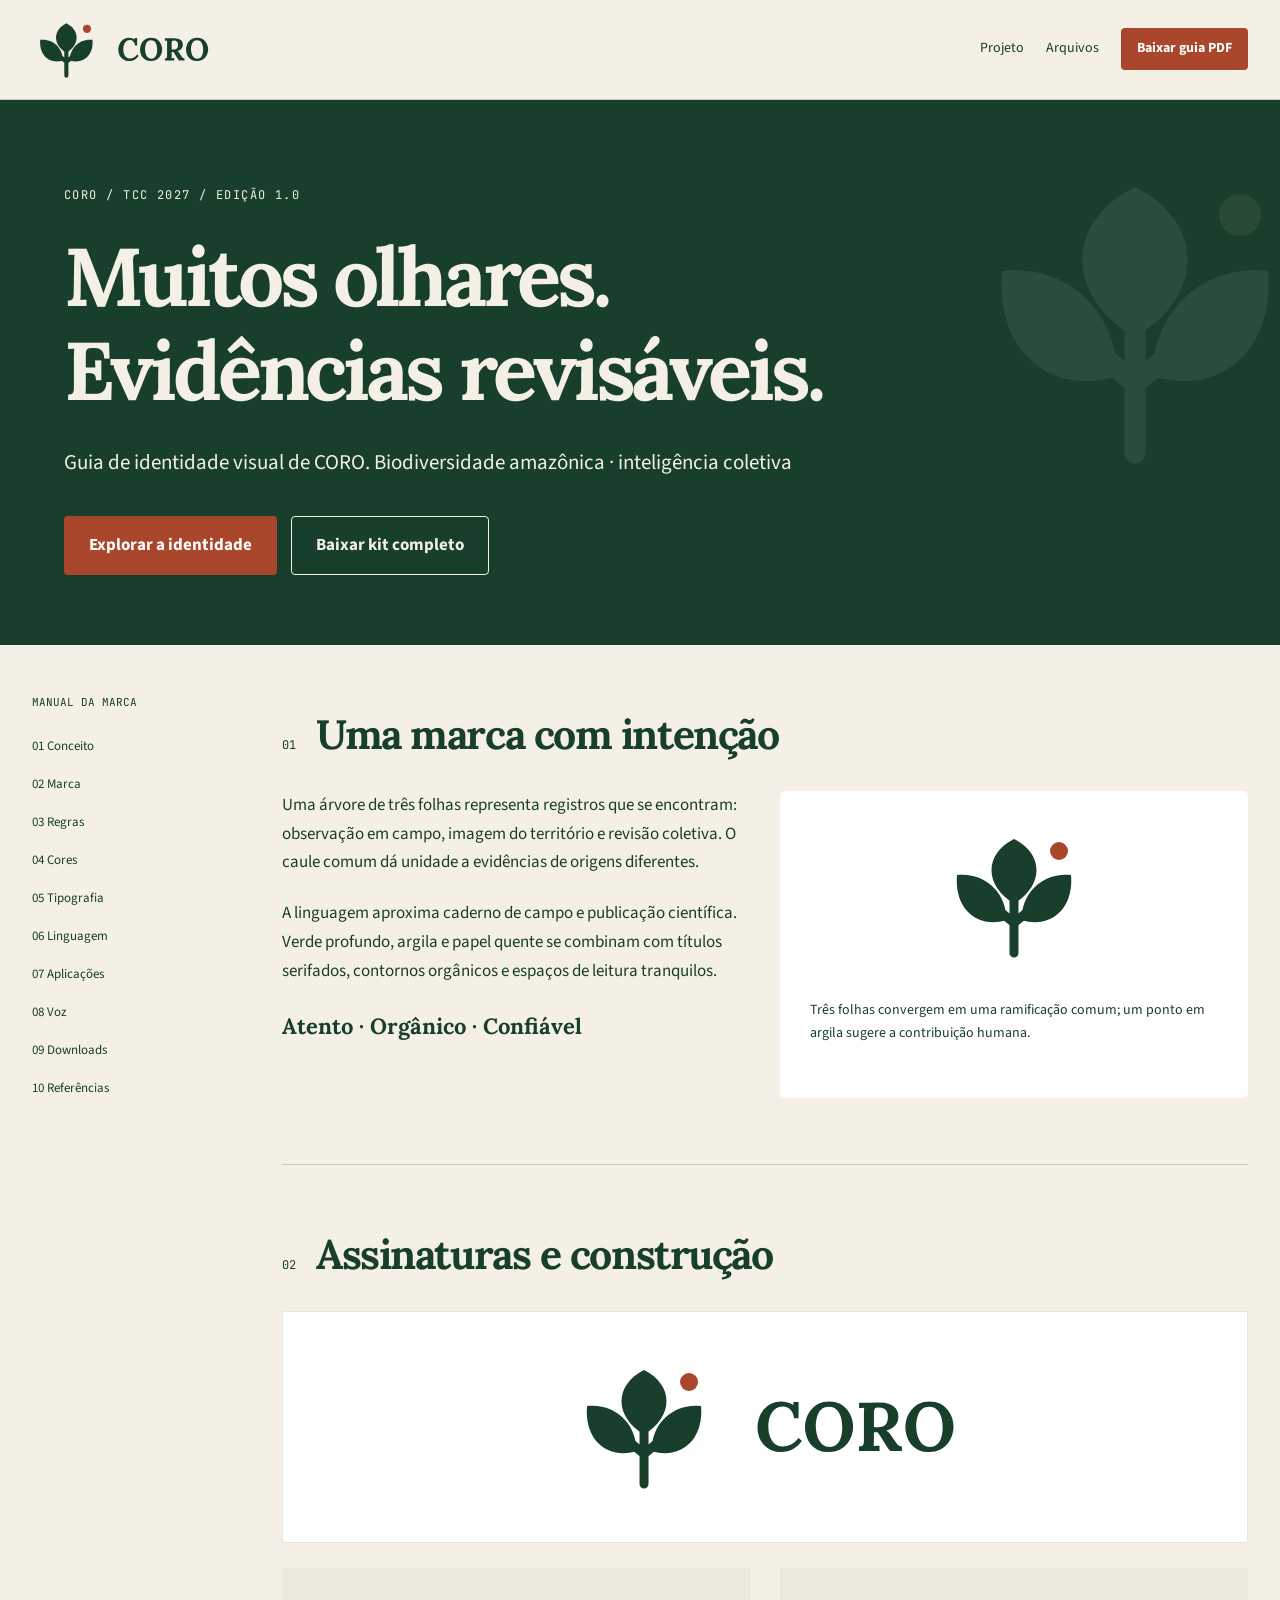
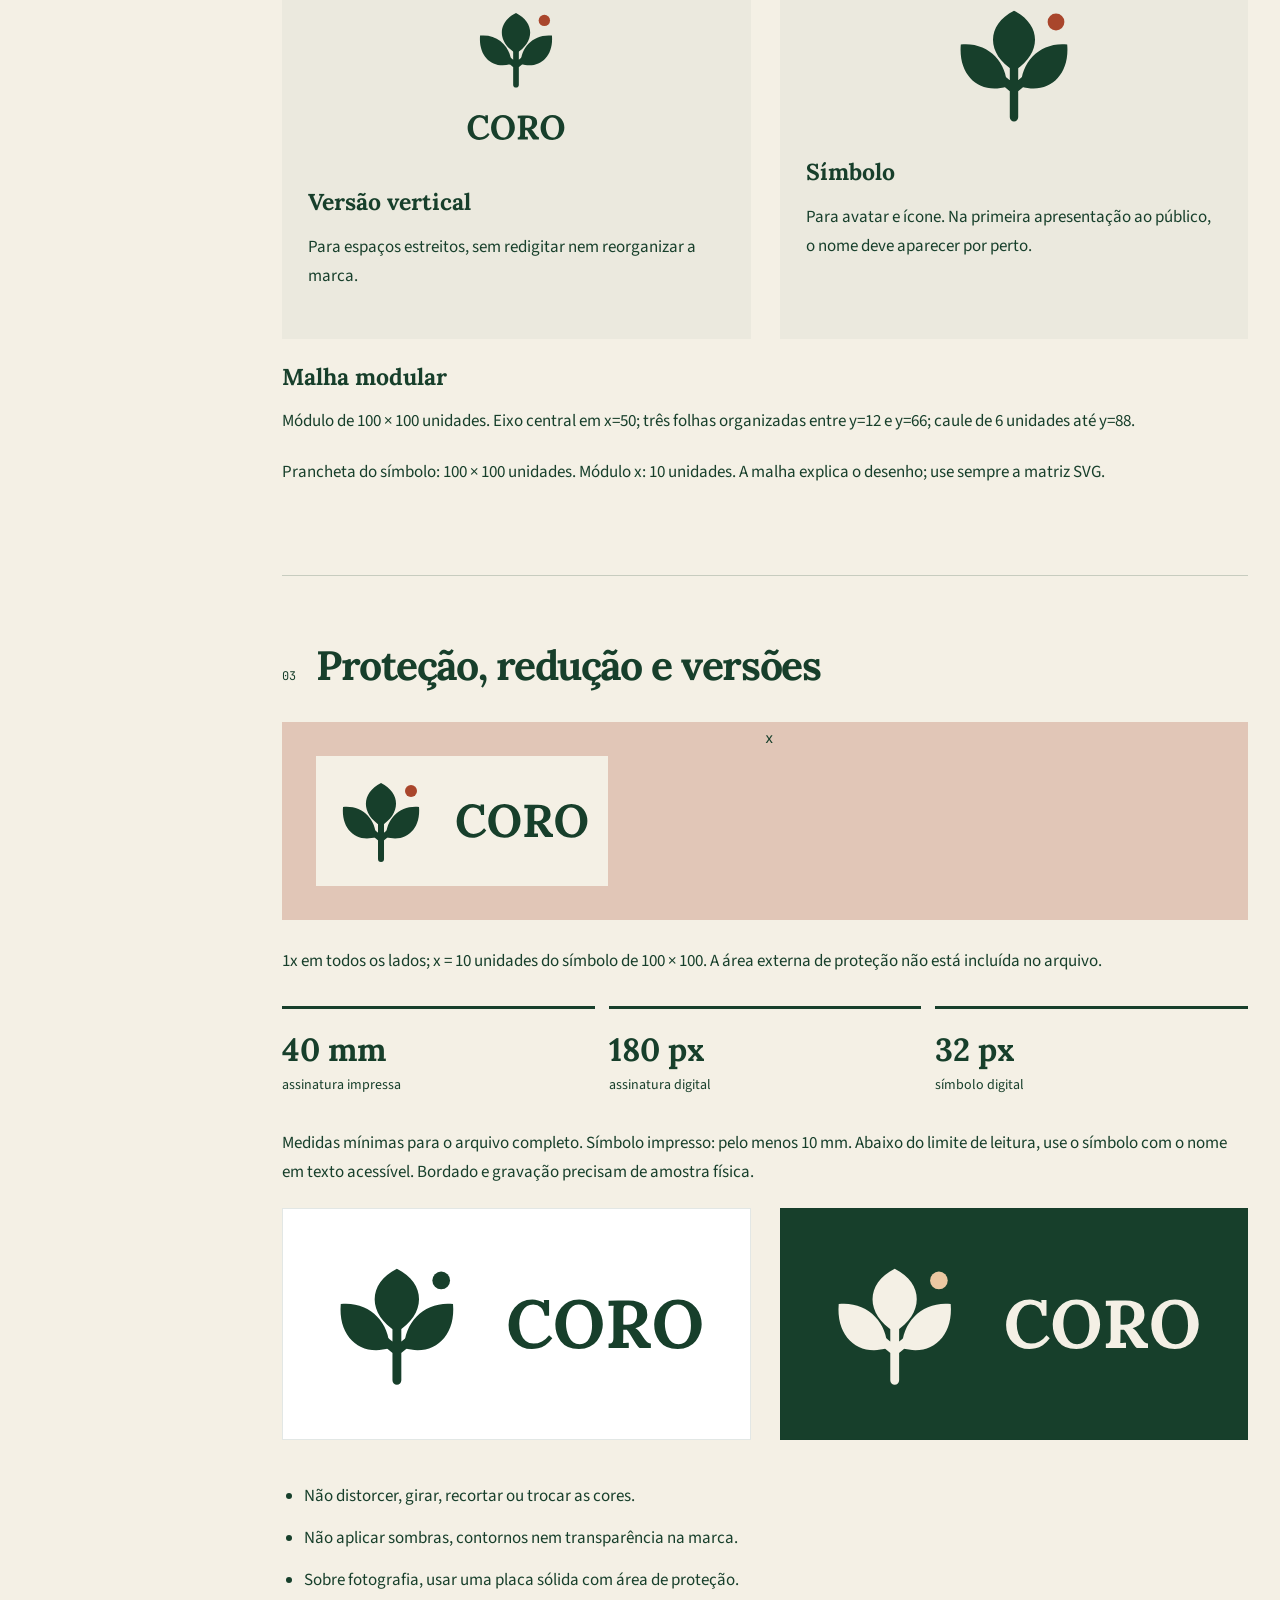
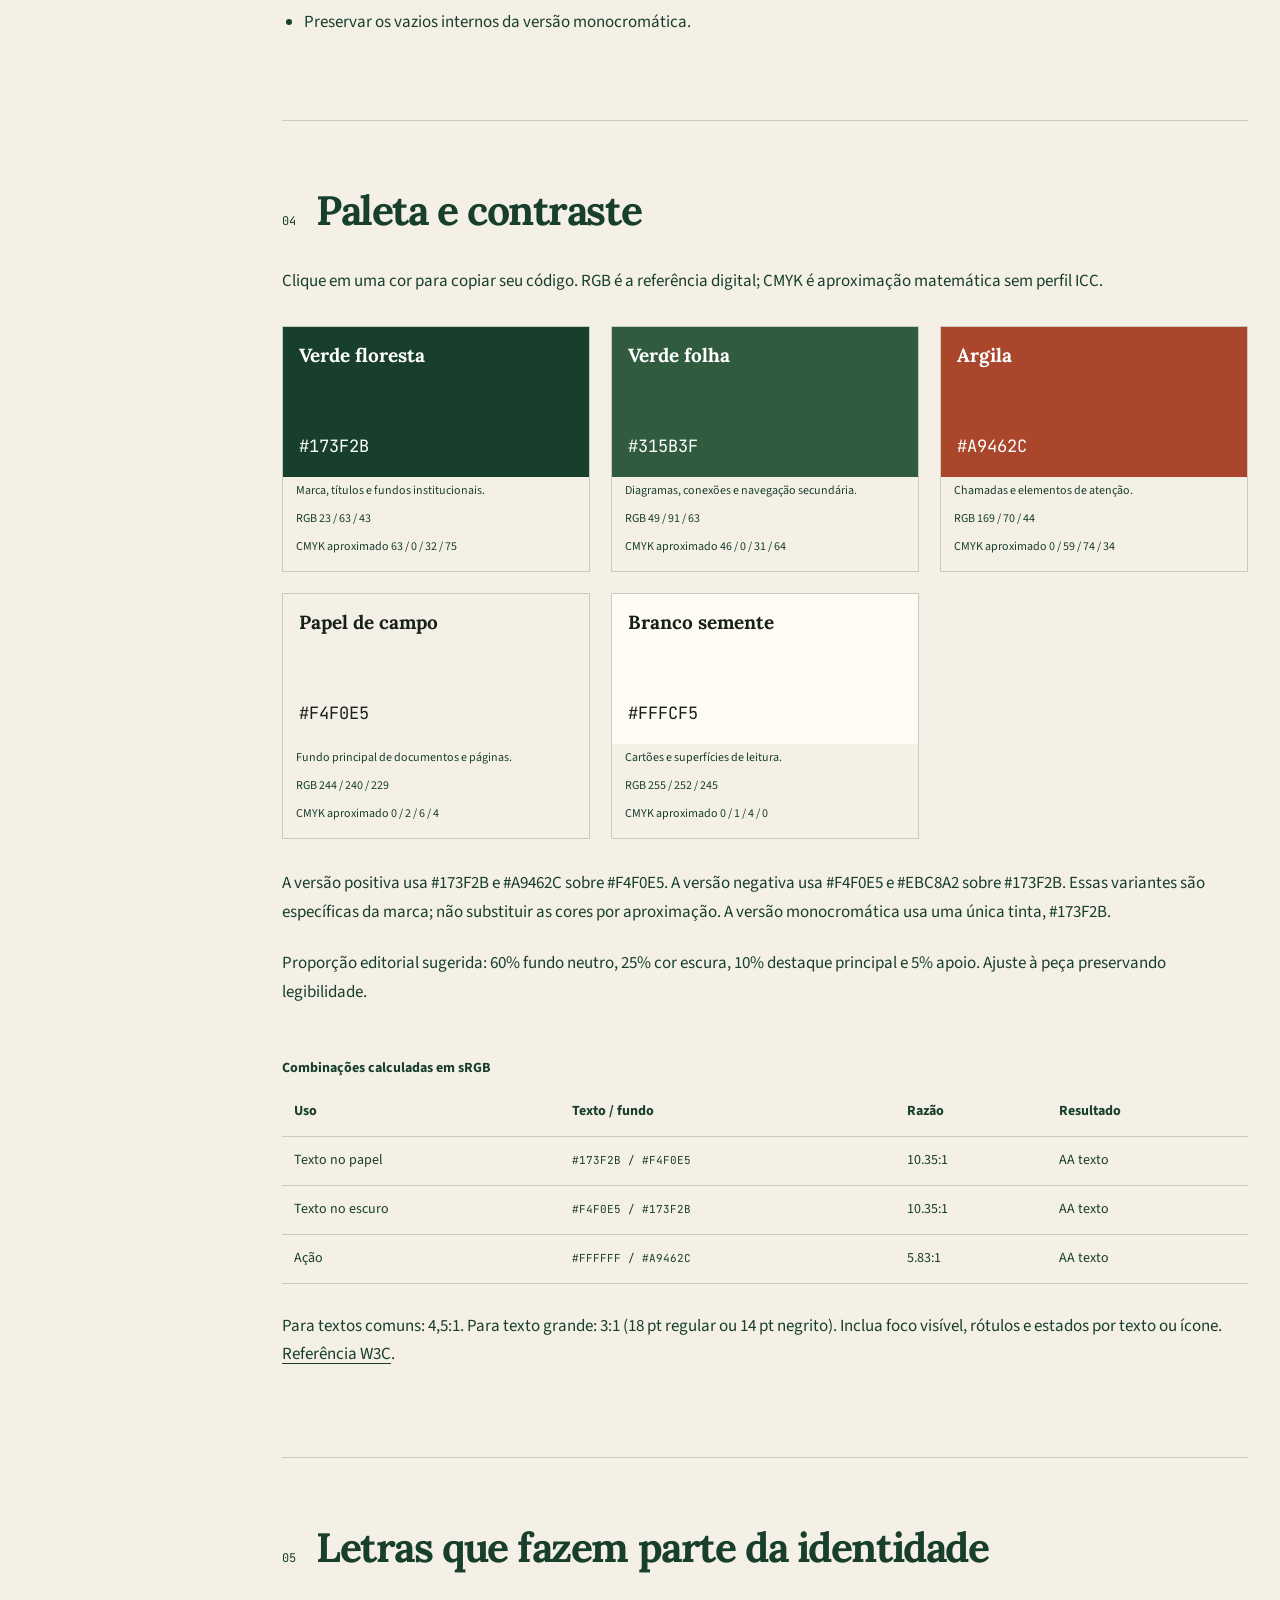
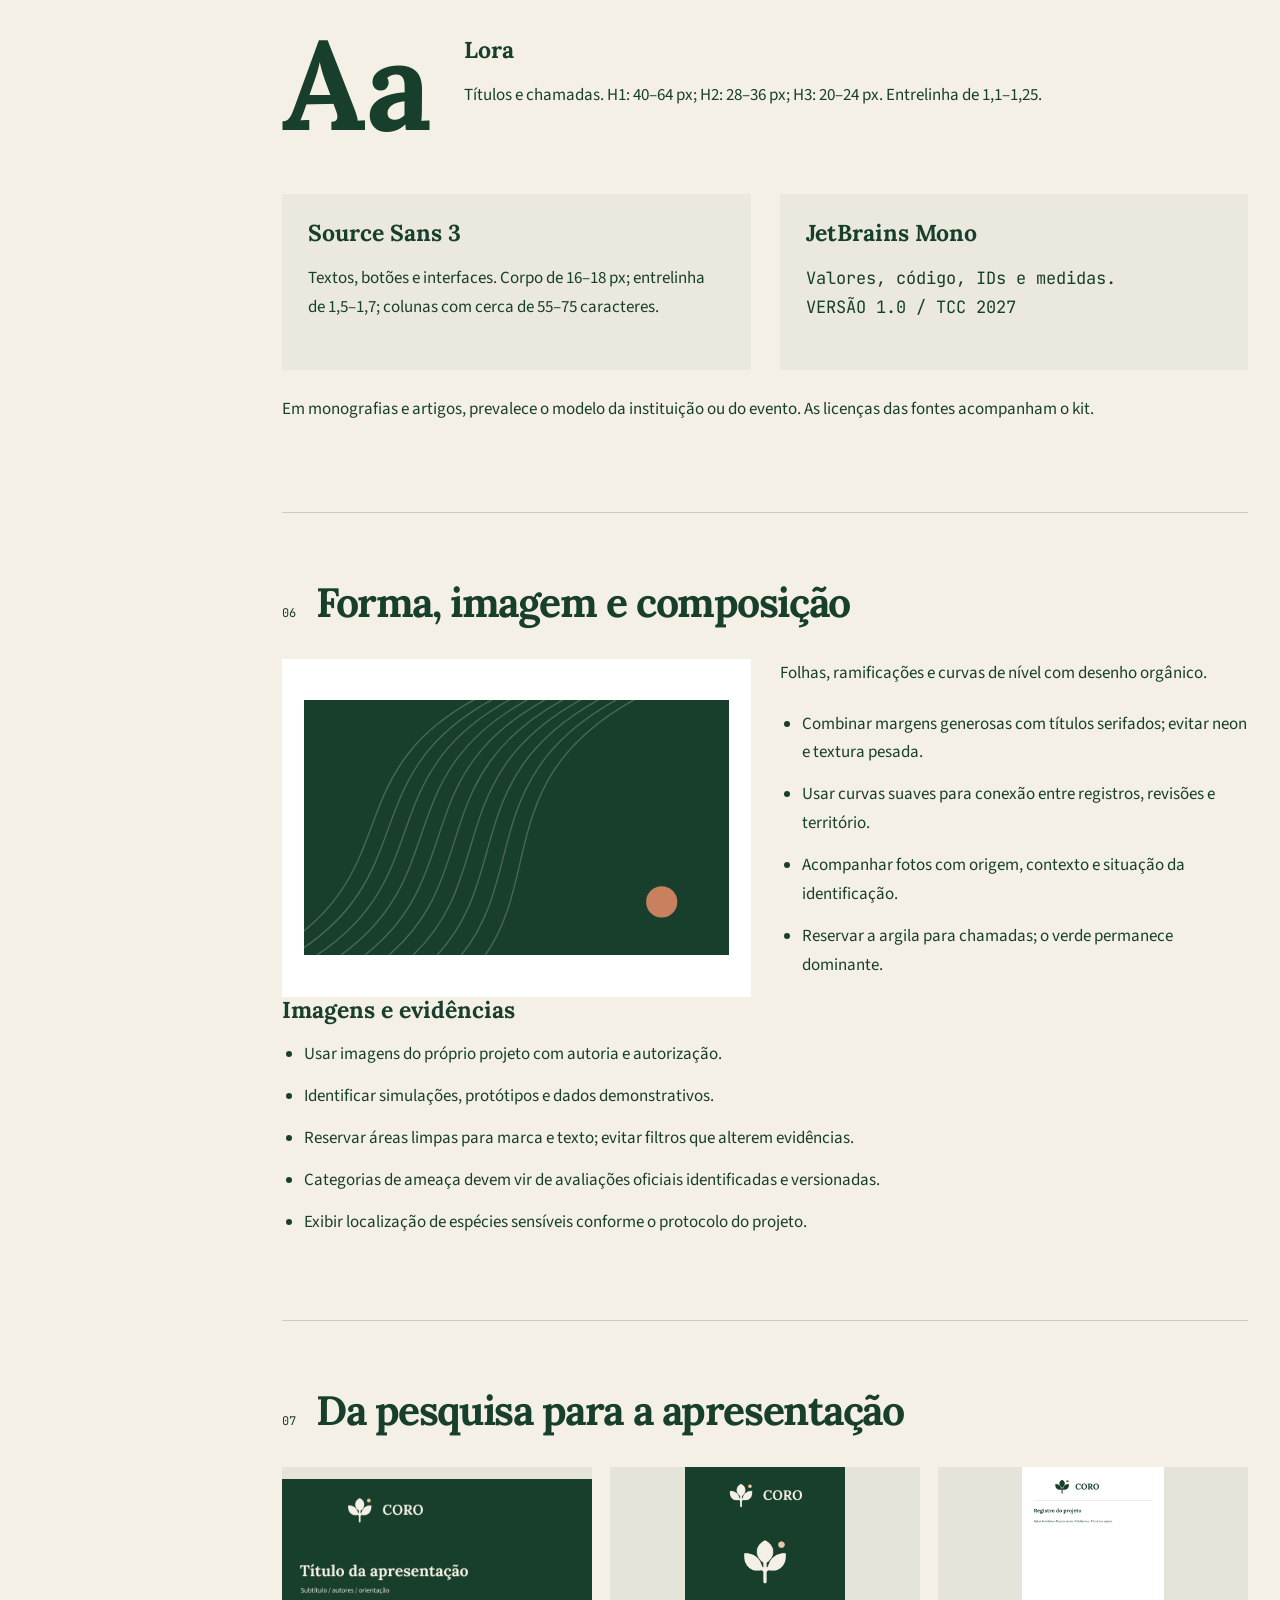
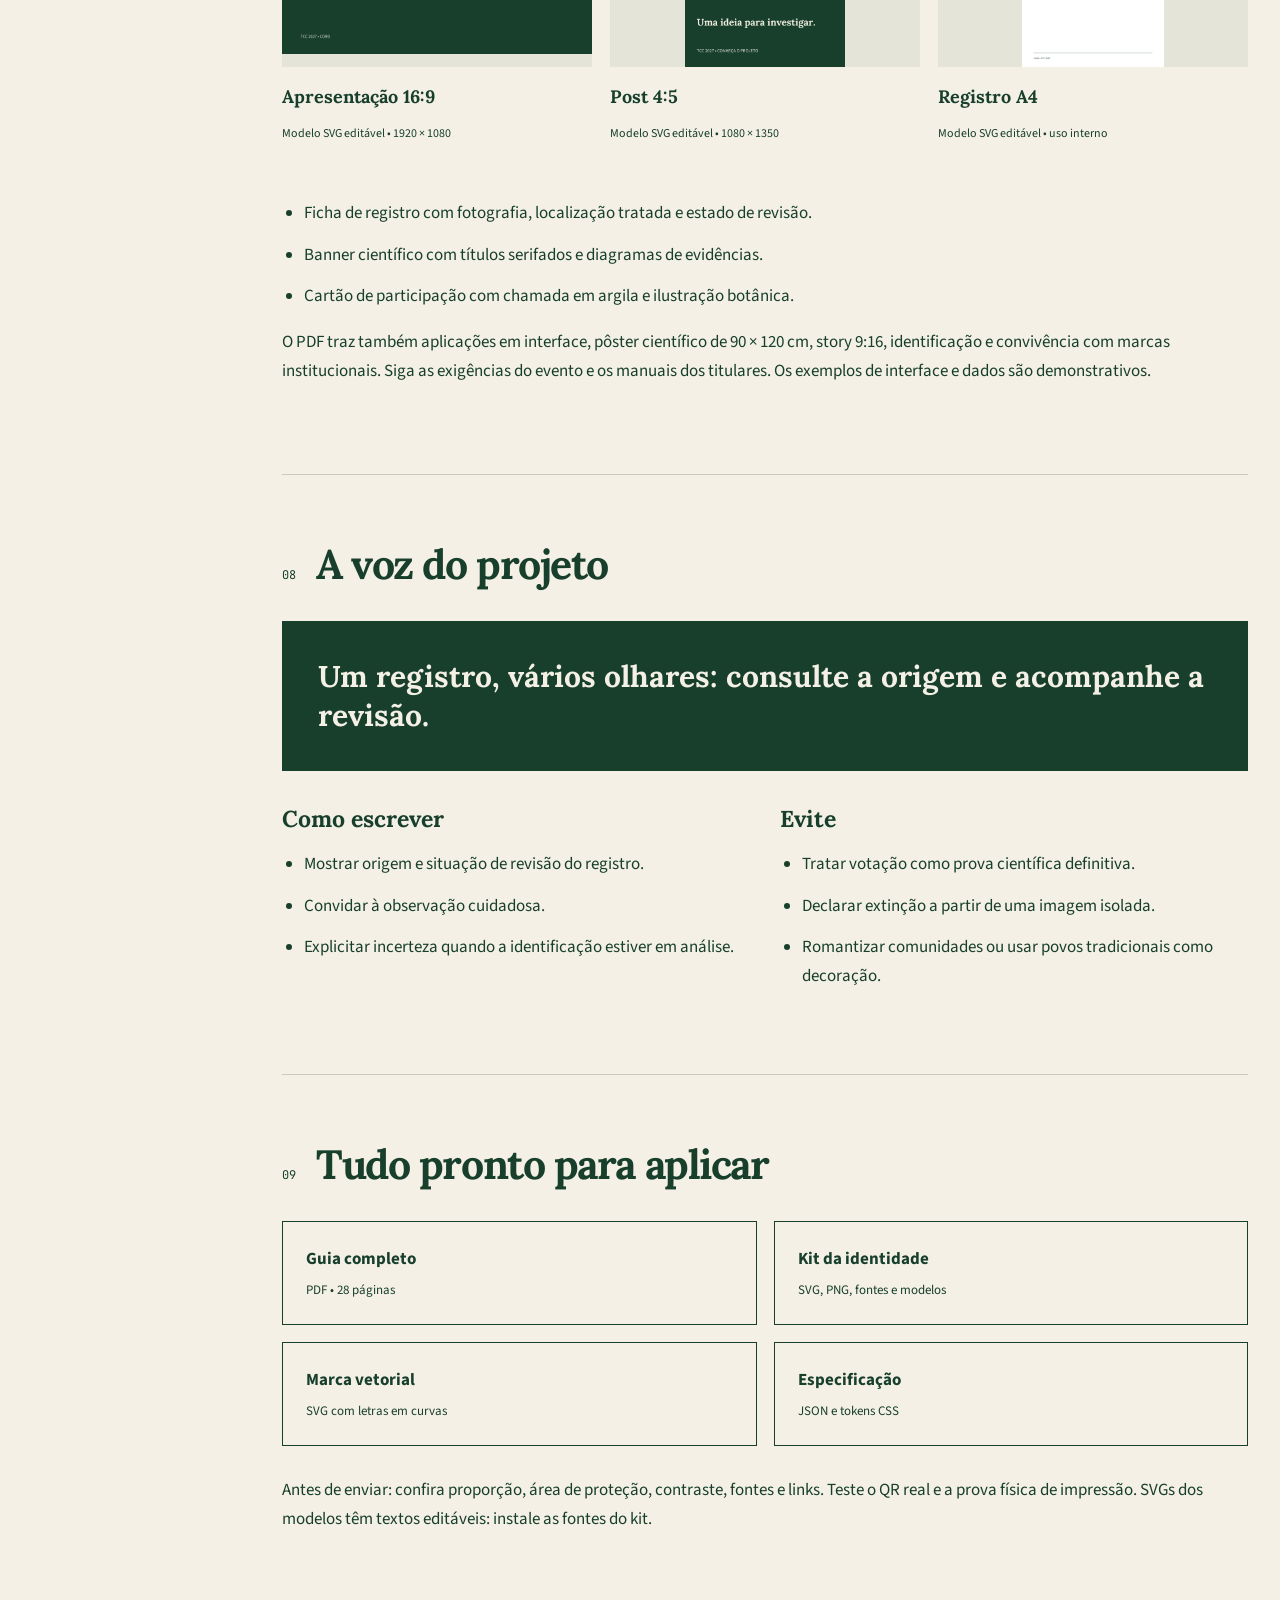
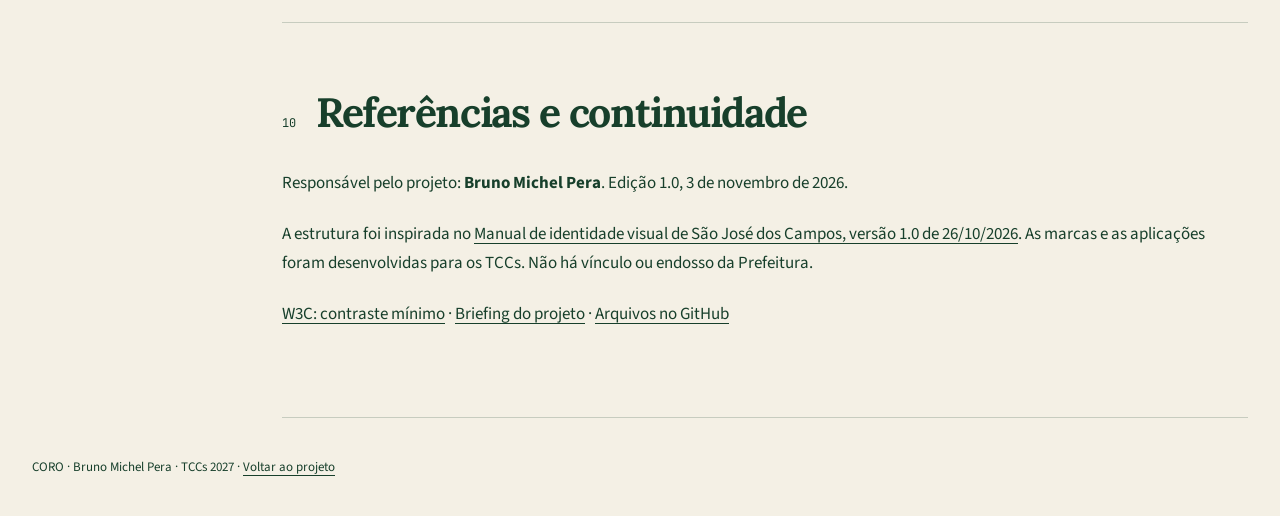
<file: identidade-visual/index.html>
<!doctype html><html lang="pt-BR"><head><meta charset="utf-8"><meta name="viewport" content="width=device-width,initial-scale=1"><meta name="description" content="Manual de identidade visual de CORO: marca, cores, tipografia, regras e aplicações. TCC 2027."><meta name="theme-color" content="#173F2B"><title>CORO • Identidade visual 2027</title><link rel="icon" type="image/svg+xml" href="assets/simbolo.svg"><style>@font-face{font-family:iv-display;font-style:normal;font-weight:400;font-display:swap;src:url("fontes/lora-regular.ttf") format("truetype")}@font-face{font-family:iv-display;font-style:normal;font-weight:700;font-display:swap;src:url("fontes/lora-bold.ttf") format("truetype")}@font-face{font-family:iv-body;font-style:normal;font-weight:400;font-display:swap;src:url("fontes/source-sans-3-regular.ttf") format("truetype")}@font-face{font-family:iv-body;font-style:normal;font-weight:700;font-display:swap;src:url("fontes/source-sans-3-bold.ttf") format("truetype")}@font-face{font-family:iv-mono;font-style:normal;font-weight:400;font-display:swap;src:url("fontes/jetbrains-mono-regular.ttf") format("truetype")}:root{--paper:#F4F0E5;--dark:#173F2B;--accent:#A9462C;--second:#315B3F;--action:#FFFFFF;}
*{box-sizing:border-box}html{scroll-behavior:smooth;scroll-padding-top:90px}body{margin:0;color:var(--dark);background:var(--paper);font:17px/1.7 iv-body,Arial,sans-serif}a{color:inherit;text-underline-offset:4px}img{max-width:100%;display:block}button{font:inherit}a:focus-visible,button:focus-visible{outline:3px solid currentColor;outline-offset:5px}::selection{background:var(--accent);color:var(--action)}h1,h2,h3{font-family:iv-display,Arial,sans-serif;line-height:1.15}h1{font-size:clamp(42px,6.4vw,86px);letter-spacing:-.05em;margin:20px 0 28px;max-width:900px}h2{font-size:clamp(28px,3.2vw,42px);margin:0;letter-spacing:-.035em}h3{font-size:23px;margin:0 0 17px}p{margin:0 0 22px}ul{padding-left:22px}li{margin:0 0 13px}.mono,code{font-family:iv-mono,monospace}.skip{position:absolute;left:16px;top:-70px;padding:9px 17px;background:var(--paper);z-index:100}.skip:focus{top:12px}header{position:sticky;top:0;z-index:20;background:var(--paper);border-bottom:1px solid color-mix(in srgb,var(--dark) 20%,transparent)}.topbar{max-width:1280px;margin:auto;display:flex;align-items:center;justify-content:space-between;gap:22px;padding:15px 32px}.topbar img{width:180px;height:auto}.topbar nav{display:flex;gap:22px;align-items:center;font-size:14px}.topbar a{text-decoration:none}.topbar .button{padding:8px 15px}.button{display:inline-flex;align-items:center;justify-content:center;text-decoration:none;font-weight:700;background:var(--accent);color:var(--action);padding:14px 24px;border-radius:4px;border:1px solid transparent}.button.secondary{background:transparent;color:inherit;border-color:currentColor}.hero{background:var(--dark);color:var(--paper);padding:80px max(32px,calc((100vw - 1152px)/2)) 70px;position:relative;overflow:hidden}.hero .kicker{font:12px iv-mono,monospace;letter-spacing:.12em}.hero p{font-size:21px;max-width:770px}.hero .actions{display:flex;flex-wrap:wrap;gap:14px;margin-top:35px}.hero-mark{position:absolute;right:-30px;top:45px;width:350px;opacity:.08;pointer-events:none}.layout{max-width:1280px;margin:0 auto;display:grid;grid-template-columns:205px minmax(0,1fr);gap:45px;padding:0 32px}.toc{position:sticky;top:100px;height:calc(100vh - 125px);overflow:auto;padding:50px 0}.toc a{display:block;text-decoration:none;padding:8px 0;font-size:13px}.toc b{font:11px iv-mono,monospace;display:block;margin-bottom:18px}.section{padding:66px 0;border-bottom:1px solid color-mix(in srgb,var(--dark) 20%,transparent);scroll-margin-top:25px}.section-head{display:flex;gap:20px;align-items:baseline;margin-bottom:33px}.section-head>span{font:12px iv-mono,monospace}.two{display:grid;grid-template-columns:1fr 1fr;gap:29px}.traits{font-family:iv-display;font-size:22px;font-weight:700}.symbol-board{padding:30px;background:#fff;border-radius:5px}.symbol-board img{width:150px;margin:0 auto 28px}.symbol-board p{font-size:14px}.logo-stage{background:#fff;padding:40px;margin-bottom:25px;min-height:170px;display:flex;align-items:center;justify-content:center;border:1px solid color-mix(in srgb,var(--dark) 12%,transparent)}.logo-stage img{width:100%;height:150px;object-fit:contain}.logo-stage.inverse{background:var(--dark)}.card{padding:26px;background:color-mix(in srgb,var(--dark) 4%,var(--paper));margin-bottom:25px}.card img{height:170px;object-fit:contain;width:100%;margin-bottom:25px}.card img.symbol{height:140px}.protection{padding:34px;background:color-mix(in srgb,var(--accent) 25%,var(--paper));margin-bottom:27px;position:relative}.protection img{background:var(--paper);padding:15px}.protection>span{position:absolute;top:7px;left:50%;font:14px iv-mono}.metrics{display:grid;grid-template-columns:repeat(3,1fr);gap:14px;margin:30px 0}.metrics article{border-top:3px solid var(--dark);padding-top:20px}.metrics strong{font:700 32px iv-display;display:block}.metrics span{font-size:14px}.palette{display:grid;grid-template-columns:repeat(3,1fr);gap:21px;margin:30px 0}.swatch{text-align:left;border:1px solid color-mix(in srgb,var(--dark) 20%,transparent);background:transparent;padding:0;color:var(--dark);cursor:pointer}.swatch>span{display:flex;min-height:150px;flex-direction:column;justify-content:space-between;padding:16px}.swatch b{font:700 19px iv-display}.swatch small{display:block;padding:5px 13px;font-size:12px;line-height:1.5}.swatch small:last-child{padding-bottom:15px}.contrast-table{overflow:auto}table{width:100%;border-collapse:collapse;font-size:14px;text-align:left;margin:28px 0}th,td{padding:12px;border-bottom:1px solid color-mix(in srgb,var(--dark) 20%,transparent)}caption{text-align:left;font-weight:700;margin-bottom:8px}td code{white-space:nowrap;font-size:11px}.type-sample{display:flex;gap:32px;align-items:center;margin-bottom:30px}.type-sample>span{font:700 125px iv-display}.pattern{background:#fff;display:grid;place-items:center;min-height:270px;padding:22px}.pattern img{width:100%;height:260px;object-fit:contain}.application-grid{display:grid;grid-template-columns:1fr 1fr 1fr;gap:18px;margin-bottom:32px}.application{text-decoration:none;display:block}.application img{height:200px;width:100%;object-fit:contain;background:color-mix(in srgb,var(--dark) 7%,var(--paper));margin-bottom:20px}.application h3{font-size:18px}.application p{font-size:12px}blockquote{font:700 30px/1.3 iv-display;margin:0 0 35px;background:var(--dark);color:var(--paper);padding:36px}.download-grid{display:grid;grid-template-columns:1fr 1fr;gap:17px;margin-bottom:30px}.download{border:1px solid var(--dark);padding:23px;text-decoration:none}.download:hover{background:var(--dark);color:var(--paper)}.download strong,.download span{display:block}.download span{font-size:13px;margin-top:5px}footer{max-width:1280px;margin:auto;padding:38px 32px;font-size:13px}.toast{position:fixed;bottom:25px;left:50%;transform:translateX(-50%);padding:13px 23px;border-radius:4px;background:var(--dark);color:var(--paper);box-shadow:0 5px 25px #0003;z-index:50}.toast:empty{display:none}@media(max-width:1000px){.layout{grid-template-columns:150px minmax(0,1fr);gap:26px}.palette{grid-template-columns:1fr 1fr}.topbar nav{gap:12px}.topbar nav>a:first-child{display:none}.two{gap:20px}.hero{padding-top:60px}}@media(max-width:760px){body{font-size:16px}.topbar{padding:12px 18px}.topbar img{width:40px;height:40px;object-fit:contain}.topbar nav{font-size:12px}.topbar nav>a:nth-child(2){display:none}.hero{padding:48px 22px}.hero p{font-size:18px}.layout{display:block;padding:0 22px}.toc{position:static;height:auto;display:flex;gap:18px;overflow:auto;padding:20px 0;border-bottom:1px solid}.toc b{display:none}.toc a{white-space:nowrap;font-size:12px}.section{padding:43px 0}.two{grid-template-columns:1fr}.palette{gap:12px}.metrics strong{font-size:25px}.metrics span{font-size:12px}.logo-stage{padding:25px;min-height:125px}.application-grid{grid-template-columns:1fr}.application img{height:240px}.download-grid{grid-template-columns:1fr}.type-sample{display:block}.type-sample>span{font-size:90px}.section-head{gap:12px}blockquote{font-size:25px;padding:27px}.hero-mark{width:250px}.protection{padding:26px}}@media(prefers-reduced-motion:reduce){html{scroll-behavior:auto}}@media print{header,.toc,.actions,.download-grid,footer{display:none}.layout{display:block;padding:0}.hero{padding:25px}.section{break-inside:avoid;padding:25px 0}body{font-size:11pt}.section h2{font-size:22pt}.palette{grid-template-columns:repeat(3,1fr)}}
</style></head><body><a class="skip" href="#conceito">Pular para o conteúdo</a><header><div class="topbar"><a href="../index.html" aria-label="Voltar ao projeto"><picture><source media="(max-width:760px)" srcset="assets/simbolo.svg"><img src="assets/marca-horizontal.svg" alt="CORO"></picture></a><nav aria-label="Ações principais"><a href="../index.html">Projeto</a><a href="#arquivos">Arquivos</a><a class="button" href="guia-identidade-visual.pdf">Baixar guia PDF</a></nav></div></header><main><div class="hero"><img class="hero-mark" src="assets/simbolo-negativo.svg" alt=""><span class="kicker">CORO / TCC 2027 / EDIÇÃO 1.0</span><h1>Muitos olhares. Evidências revisáveis.</h1><p>Guia de identidade visual de CORO. Biodiversidade amazônica · inteligência coletiva</p><div class="actions"><a class="button" href="#conceito">Explorar a identidade</a><a class="button secondary" href="kit-identidade-visual.zip" download>Baixar kit completo</a></div></div><div class="layout"><aside class="toc" aria-label="Índice do manual"><b>MANUAL DA MARCA</b><a href="#conceito">01 Conceito</a><a href="#marca">02 Marca</a><a href="#regras">03 Regras</a><a href="#cores">04 Cores</a><a href="#tipografia">05 Tipografia</a><a href="#linguagem">06 Linguagem</a><a href="#aplicacoes">07 Aplicações</a><a href="#voz">08 Voz</a><a href="#arquivos">09 Downloads</a><a href="#referencias">10 Referências</a></aside><div><section id="conceito" class="section "><div class="section-head"><span>01</span><h2>Uma marca com intenção</h2></div><div class="two"><div><p>Uma árvore de três folhas representa registros que se encontram: observação em campo, imagem do território e revisão coletiva. O caule comum dá unidade a evidências de origens diferentes.</p><p>A linguagem aproxima caderno de campo e publicação científica. Verde profundo, argila e papel quente se combinam com títulos serifados, contornos orgânicos e espaços de leitura tranquilos.</p><p class="traits">Atento · Orgânico · Confiável</p></div><div class="symbol-board"><img src="assets/simbolo.svg" alt="Símbolo de CORO"><p>Três folhas convergem em uma ramificação comum; um ponto em argila sugere a contribuição humana.</p></div></div></section><section id="marca" class="section "><div class="section-head"><span>02</span><h2>Assinaturas e construção</h2></div><div class="logo-stage"><img src="assets/marca-horizontal.svg" alt="Marca principal CORO"></div><div class="two"><div class="card"><img class="vertical" src="assets/marca-vertical.svg" alt="Assinatura vertical"><h3>Versão vertical</h3><p>Para espaços estreitos, sem redigitar nem reorganizar a marca.</p></div><div class="card"><img class="symbol" src="assets/simbolo.svg" alt="Símbolo isolado"><h3>Símbolo</h3><p>Para avatar e ícone. Na primeira apresentação ao público, o nome deve aparecer por perto.</p></div></div><h3>Malha modular</h3><p>Módulo de 100 × 100 unidades. Eixo central em x=50; três folhas organizadas entre y=12 e y=66; caule de 6 unidades até y=88.</p><p>Prancheta do símbolo: 100 × 100 unidades. Módulo x: 10 unidades. A malha explica o desenho; use sempre a matriz SVG.</p></section><section id="regras" class="section "><div class="section-head"><span>03</span><h2>Proteção, redução e versões</h2></div><div class="protection"><span>x</span><img src="assets/marca-horizontal.svg" alt="Área livre em volta da marca"></div><p>1x em todos os lados; x = 10 unidades do símbolo de 100 × 100. A área externa de proteção não está incluída no arquivo.</p><div class="metrics"><article><strong>40 mm</strong><span>assinatura impressa</span></article><article><strong>180 px</strong><span>assinatura digital</span></article><article><strong>32 px</strong><span>símbolo digital</span></article></div><p>Medidas mínimas para o arquivo completo. Símbolo impresso: pelo menos 10 mm. Abaixo do limite de leitura, use o símbolo com o nome em texto acessível. Bordado e gravação precisam de amostra física.</p><div class="two"><div class="logo-stage"><img src="assets/marca-monocromatica.svg" alt="Marca monocromática"></div><div class="logo-stage inverse"><img src="assets/marca-negativa.svg" alt="Marca negativa"></div></div><ul><li>Não distorcer, girar, recortar ou trocar as cores.</li><li>Não aplicar sombras, contornos nem transparência na marca.</li><li>Sobre fotografia, usar uma placa sólida com área de proteção.</li><li>Preservar os vazios internos da versão monocromática.</li></ul></section><section id="cores" class="section "><div class="section-head"><span>04</span><h2>Paleta e contraste</h2></div><p>Clique em uma cor para copiar seu código. RGB é a referência digital; CMYK é aproximação matemática sem perfil ICC.</p><div class="palette"><button class="swatch" data-copy="#173F2B" aria-label="Copiar cor Verde floresta #173F2B"><span style="background:#173F2B;color:#FFFFFF"><b>Verde floresta</b><code>#173F2B</code></span><small>Marca, títulos e fundos institucionais.</small><small>RGB 23 / 63 / 43</small><small>CMYK aproximado 63 / 0 / 32 / 75</small></button><button class="swatch" data-copy="#315B3F" aria-label="Copiar cor Verde folha #315B3F"><span style="background:#315B3F;color:#FFFFFF"><b>Verde folha</b><code>#315B3F</code></span><small>Diagramas, conexões e navegação secundária.</small><small>RGB 49 / 91 / 63</small><small>CMYK aproximado 46 / 0 / 31 / 64</small></button><button class="swatch" data-copy="#A9462C" aria-label="Copiar cor Argila #A9462C"><span style="background:#A9462C;color:#FFFFFF"><b>Argila</b><code>#A9462C</code></span><small>Chamadas e elementos de atenção.</small><small>RGB 169 / 70 / 44</small><small>CMYK aproximado 0 / 59 / 74 / 34</small></button><button class="swatch" data-copy="#F4F0E5" aria-label="Copiar cor Papel de campo #F4F0E5"><span style="background:#F4F0E5;color:#172019"><b>Papel de campo</b><code>#F4F0E5</code></span><small>Fundo principal de documentos e páginas.</small><small>RGB 244 / 240 / 229</small><small>CMYK aproximado 0 / 2 / 6 / 4</small></button><button class="swatch" data-copy="#FFFCF5" aria-label="Copiar cor Branco semente #FFFCF5"><span style="background:#FFFCF5;color:#172019"><b>Branco semente</b><code>#FFFCF5</code></span><small>Cartões e superfícies de leitura.</small><small>RGB 255 / 252 / 245</small><small>CMYK aproximado 0 / 1 / 4 / 0</small></button></div><p>A versão positiva usa #173F2B e #A9462C sobre #F4F0E5. A versão negativa usa #F4F0E5 e #EBC8A2 sobre #173F2B. Essas variantes são específicas da marca; não substituir as cores por aproximação. A versão monocromática usa uma única tinta, #173F2B.</p><p>Proporção editorial sugerida: 60% fundo neutro, 25% cor escura, 10% destaque principal e 5% apoio. Ajuste à peça preservando legibilidade.</p><div class="contrast-table"><table><caption>Combinações calculadas em sRGB</caption><thead><tr><th>Uso</th><th>Texto / fundo</th><th>Razão</th><th>Resultado</th></tr></thead><tbody><tr><td>Texto no papel</td><td><code>#173F2B / #F4F0E5</code></td><td>10.35:1</td><td>AA texto</td></tr><tr><td>Texto no escuro</td><td><code>#F4F0E5 / #173F2B</code></td><td>10.35:1</td><td>AA texto</td></tr><tr><td>Ação</td><td><code>#FFFFFF / #A9462C</code></td><td>5.83:1</td><td>AA texto</td></tr></tbody></table></div><p>Para textos comuns: 4,5:1. Para texto grande: 3:1 (18 pt regular ou 14 pt negrito). Inclua foco visível, rótulos e estados por texto ou ícone. <a href="https://www.w3.org/WAI/WCAG22/Understanding/contrast-minimum.html">Referência W3C</a>.</p></section><section id="tipografia" class="section "><div class="section-head"><span>05</span><h2>Letras que fazem parte da identidade</h2></div><div class="type-sample"><span>Aa</span><div><h3>Lora</h3><p>Títulos e chamadas. H1: 40–64 px; H2: 28–36 px; H3: 20–24 px. Entrelinha de 1,1–1,25.</p></div></div><div class="two"><div class="card"><h3>Source Sans 3</h3><p>Textos, botões e interfaces. Corpo de 16–18 px; entrelinha de 1,5–1,7; colunas com cerca de 55–75 caracteres.</p></div><div class="card mono"><h3>JetBrains Mono</h3><p>Valores, código, IDs e medidas.<br>VERSÃO 1.0 / TCC 2027</p></div></div><p>Em monografias e artigos, prevalece o modelo da instituição ou do evento. As licenças das fontes acompanham o kit.</p></section><section id="linguagem" class="section "><div class="section-head"><span>06</span><h2>Forma, imagem e composição</h2></div><div class="two"><div class="pattern"><img src="assets/padrao.svg" alt="Padrão gráfico da identidade"></div><div><p>Folhas, ramificações e curvas de nível com desenho orgânico.</p><ul><li>Combinar margens generosas com títulos serifados; evitar neon e textura pesada.</li><li>Usar curvas suaves para conexão entre registros, revisões e território.</li><li>Acompanhar fotos com origem, contexto e situação da identificação.</li><li>Reservar a argila para chamadas; o verde permanece dominante.</li></ul></div></div><h3>Imagens e evidências</h3><ul><li>Usar imagens do próprio projeto com autoria e autorização.</li><li>Identificar simulações, protótipos e dados demonstrativos.</li><li>Reservar áreas limpas para marca e texto; evitar filtros que alterem evidências.</li><li>Categorias de ameaça devem vir de avaliações oficiais identificadas e versionadas.</li><li>Exibir localização de espécies sensíveis conforme o protocolo do projeto.</li></ul></section><section id="aplicacoes" class="section "><div class="section-head"><span>07</span><h2>Da pesquisa para a apresentação</h2></div><div class="application-grid"><a class="application" href="modelos/slide-capa-1920x1080.svg"><img src="modelos/slide-capa-1920x1080.png" alt="Modelo de slide"><h3>Apresentação 16:9</h3><p>Modelo SVG editável • 1920 × 1080</p></a><a class="application" href="modelos/post-1080x1350.svg"><img class="portrait" src="modelos/post-1080x1350.png" alt="Modelo de publicação"><h3>Post 4:5</h3><p>Modelo SVG editável • 1080 × 1350</p></a><a class="application" href="modelos/documento-a4.svg"><img class="portrait" src="modelos/documento-a4.png" alt="Modelo de documento"><h3>Registro A4</h3><p>Modelo SVG editável • uso interno</p></a></div><ul><li>Ficha de registro com fotografia, localização tratada e estado de revisão.</li><li>Banner científico com títulos serifados e diagramas de evidências.</li><li>Cartão de participação com chamada em argila e ilustração botânica.</li></ul><p>O PDF traz também aplicações em interface, pôster científico de 90 × 120 cm, story 9:16, identificação e convivência com marcas institucionais. Siga as exigências do evento e os manuais dos titulares. Os exemplos de interface e dados são demonstrativos.</p></section><section id="voz" class="section "><div class="section-head"><span>08</span><h2>A voz do projeto</h2></div><blockquote>Um registro, vários olhares: consulte a origem e acompanhe a revisão.</blockquote><div class="two"><div><h3>Como escrever</h3><ul><li>Mostrar origem e situação de revisão do registro.</li><li>Convidar à observação cuidadosa.</li><li>Explicitar incerteza quando a identificação estiver em análise.</li></ul></div><div><h3>Evite</h3><ul><li>Tratar votação como prova científica definitiva.</li><li>Declarar extinção a partir de uma imagem isolada.</li><li>Romantizar comunidades ou usar povos tradicionais como decoração.</li></ul></div></div></section><section id="arquivos" class="section "><div class="section-head"><span>09</span><h2>Tudo pronto para aplicar</h2></div><div class="download-grid"><a class="download" href="guia-identidade-visual.pdf" download><strong>Guia completo</strong><span>PDF • 28 páginas</span></a><a class="download" href="kit-identidade-visual.zip" download><strong>Kit da identidade</strong><span>SVG, PNG, fontes e modelos</span></a><a class="download" href="assets/marca-horizontal.svg" download><strong>Marca vetorial</strong><span>SVG com letras em curvas</span></a><a class="download" href="brand.json" download><strong>Especificação</strong><span>JSON e tokens CSS</span></a></div><p>Antes de enviar: confira proporção, área de proteção, contraste, fontes e links. Teste o QR real e a prova física de impressão. SVGs dos modelos têm textos editáveis: instale as fontes do kit.</p></section><section id="referencias" class="section "><div class="section-head"><span>10</span><h2>Referências e continuidade</h2></div><p>Responsável pelo projeto: <strong>Bruno Michel Pera</strong>. Edição 1.0, 3 de novembro de 2026.</p><p>A estrutura foi inspirada no <a href="https://www.sjc.sp.gov.br/media/aqpbdbrj/14448_e_s7_identidade-visual-psjc.pdf">Manual de identidade visual de São José dos Campos, versão 1.0 de 26/10/2026</a>. As marcas e as aplicações foram desenvolvidas para os TCCs. Não há vínculo ou endosso da Prefeitura.</p><p><a href="https://www.w3.org/WAI/WCAG22/Understanding/contrast-minimum.html">W3C: contraste mínimo</a> · <a href="../README_BRIEFING.md">Briefing do projeto</a> · <a href="https://github.com/perabru/coro-amazonia/tree/main/identidade-visual">Arquivos no GitHub</a></p></section></div></div></main><footer>CORO · Bruno Michel Pera · TCCs 2027 · <a href="../index.html">Voltar ao projeto</a></footer><div id="status" class="toast" role="status" aria-live="polite"></div><script>document.querySelectorAll('[data-copy]').forEach(button=>button.addEventListener('click',async()=>{const value=button.dataset.copy;const status=document.getElementById('status');try{if(navigator.clipboard&&window.isSecureContext){await navigator.clipboard.writeText(value);status.textContent='Cor copiada: '+value;}else{status.textContent='Código da cor: '+value;}}catch(e){status.textContent='Código da cor: '+value;}clearTimeout(window.copyTimer);window.copyTimer=setTimeout(()=>status.textContent='',3500);}));</script></body></html>
</file>
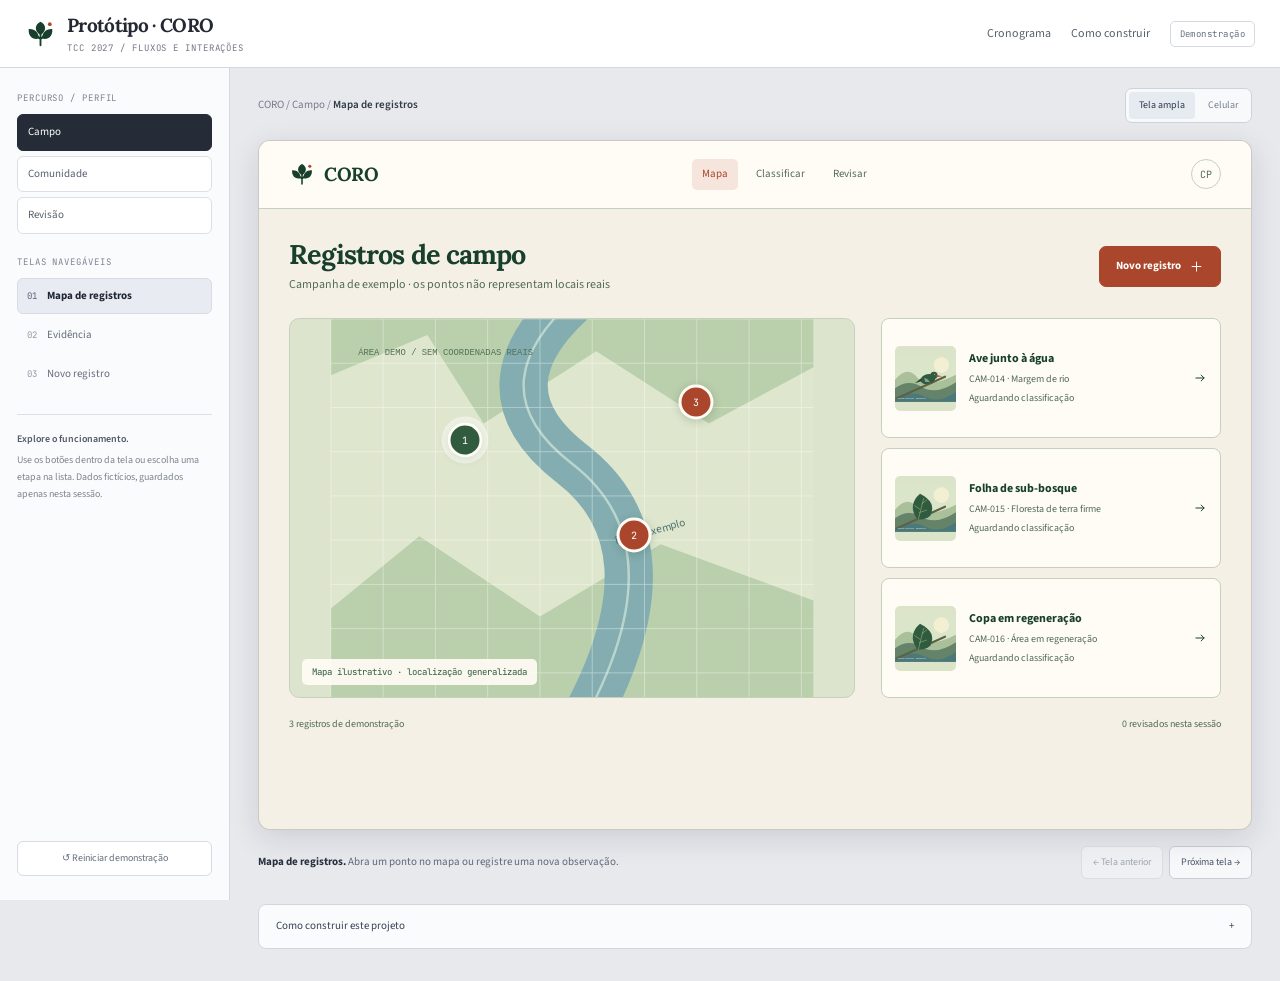
<file: laboratorio-3d/index.html>
<!doctype html><html lang="pt-BR"><head><meta charset="utf-8"><meta name="viewport" content="width=device-width,initial-scale=1"><meta http-equiv="refresh" content="0;url=../prototipo/"><title>Protótipo · CORO</title></head><body><h1>Protótipo · CORO</h1><p>A demonstração deste software agora usa telas navegáveis.</p><p><a href="../prototipo/">Abrir o protótipo interativo</a></p></body></html>
</file>
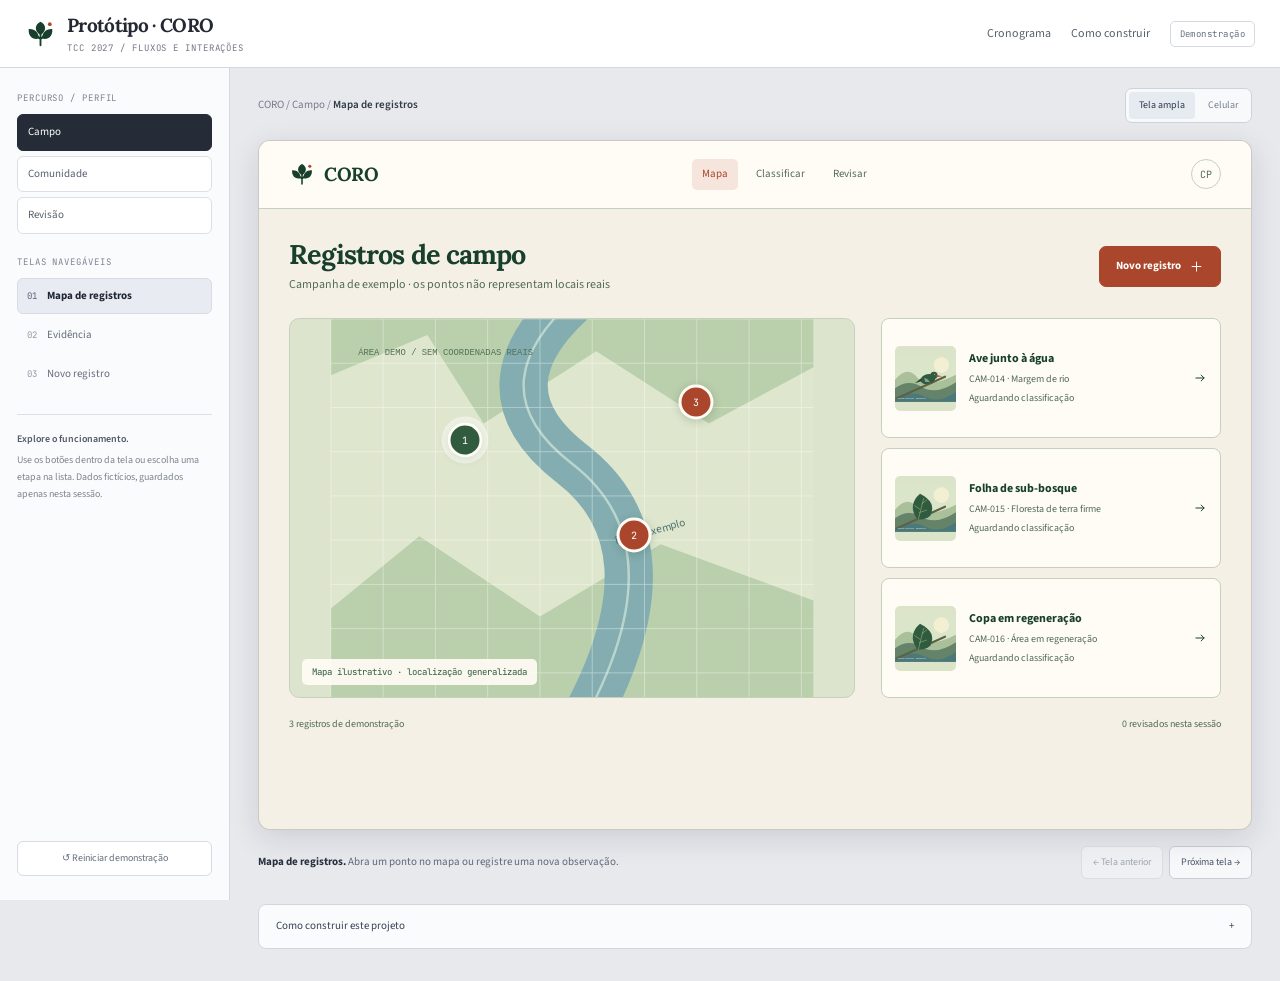
<file: prototipo/index.html>
<!doctype html><html lang="pt-BR"><head><meta charset="utf-8"><meta name="viewport" content="width=device-width,initial-scale=1"><meta name="description" content="Protótipo navegável de CORO: telas, fluxos e ações de demonstração do TCC 2027."><title>Protótipo · CORO</title><link rel="icon" href="../identidade-visual/assets/simbolo.svg" type="image/svg+xml"><style>@font-face{font-family:"Lora";src:url("../identidade-visual/fontes/lora.woff");font-style:normal;font-weight:100 900;font-display:swap}@font-face{font-family:"Source Sans 3";src:url("../identidade-visual/fontes/source-sans-3.woff");font-style:normal;font-weight:100 900;font-display:swap}@font-face{font-family:"JetBrains Mono";src:url("../identidade-visual/fontes/jetbrains-mono.woff");font-style:normal;font-weight:100 900;font-display:swap} :root{--bg:#F4F0E5;--panel:#FFFCF5;--ink:#173F2B;--muted:#536B58;--line:#C6D1BD;--accent:#A9462C;--second:#315B3F;--paper:#F4F0E5;--dark:#173F2B;--display:"Lora";--body:"Source Sans 3";--mono:"JetBrains Mono";--accent-ink:#ffffff}</style><link rel="stylesheet" href="prototype.css"></head><body><header class="topbar"><div class="project-title"><img src="../identidade-visual/assets/simbolo.svg" alt=""><div><strong>Protótipo · CORO</strong><small>TCC 2027 / FLUXOS E INTERAÇÕES</small></div></div><nav class="top-links" aria-label="Páginas do projeto"><a href="../index.html">Cronograma</a><a href="../briefing.html">Como construir</a><span class="demo">Demonstração</span></nav></header><div class="workspace"><aside class="rail" aria-label="Fluxos e telas"><section><p class="rail-label">Percurso / perfil</p><div class="role-select" id="roles"></div></section><section><p class="rail-label">Telas navegáveis</p><nav id="screens" class="screen-list" aria-label="Telas do protótipo"></nav></section><div class="rail-note"><strong>Explore o funcionamento.</strong>Use os botões dentro da tela ou escolha uma etapa na lista. Dados fictícios, guardados apenas nesta sessão.</div><button type="button" class="reset" data-action="reset">↺ Reiniciar demonstração</button></aside><main class="canvas-wrap"><div class="canvas-toolbar"><div id="breadcrumb" class="flow-breadcrumb"></div><div class="display-mode" aria-label="Tamanho da prévia"><button type="button" data-view="desktop" class="active" aria-pressed="true">Tela ampla</button><button type="button" data-view="mobile" aria-pressed="false">Celular</button></div></div><div class="app-window" id="app-window"><header class="app-bar" id="app-bar"></header><div id="app-content" class="app-content"></div></div><div class="flow-footer"><p id="instruction"></p><div class="buttons"><button type="button" id="flow-prev" data-action="previous">← Tela anterior</button><button type="button" id="flow-next" data-action="next">Próxima tela →</button></div></div><details class="guide"><summary>Como construir este projeto</summary><ol><li><strong>Defina o recorte e o esforço</strong>Descreva unidade amostral, duração, horários e método. Registre também visitas ou períodos em que não houve observação.</li><li><strong>Construa o formulário de coleta</strong>Solicite data/hora, coordenada, sistema de referência, precisão informada, autor, método e campanha. Permita corrigir um campo com justificativa.</li><li><strong>Sincronize sem perder a origem</strong>Envie registro e mídia com identificadores estáveis. Repetir o envio da mesma evidência deve atualizar o estado, não criar uma cópia.</li><li><strong>Organize uma revisão independente</strong>Crie tarefas de avaliação com evidência, táxon candidato, resposta e grau de confiança. Permita marcar qualidade insuficiente e identificação inconclusiva.</li><li><strong>Acrescente o contexto espacial</strong>Abra amostra_demo.geojson para estudar a estrutura e depois importe os dados próprios. Verifique longitude, latitude e sistema de referência.</li><li><strong>Compare consenso com referência</strong>Separe campanhas ou localidades entre desenvolvimento e avaliação. Evite colocar imagens quase idênticas do mesmo evento nos dois conjuntos.</li><li><strong>Teste o fluxo em uma campanha piloto</strong>Teste o formulário com rede disponível, indisponível e intermitente; confira retomada e contagem de registros.</li><li><strong>Publique um conjunto rastreável</strong>Documente esquema do banco, regras de sincronização e permissões. Entregue um conjunto de demonstração que possa ser compartilhado.</li></ol><a href="../briefing.html">Abrir o briefing completo →</a> · <a href="../identidade-visual/">Guia de identidade visual</a> · <a href="../index.html">Ver entregas de 2027</a></details><noscript><p>Ative o JavaScript para explorar o protótipo. O <a href="../briefing.html">briefing</a> está disponível em HTML.</p></noscript></main></div><div class="toast" id="toast" role="status" aria-live="polite"></div><script src="project.js"></script><script src="prototype.js"></script></body></html>
</file>
<file: prototipo/prototype.css>
*{box-sizing:border-box}html{scroll-behavior:smooth}body{margin:0;background:#e8e9ed;color:#242833;font:14px/1.5 var(--body),sans-serif}button,input,select,textarea{font:inherit}button,a,input,select,textarea{touch-action:manipulation}button{cursor:pointer}button:disabled{cursor:not-allowed;opacity:.45}a{color:inherit}button,a{ -webkit-tap-highlight-color:transparent}button:focus-visible,a:focus-visible,input:focus-visible,select:focus-visible,textarea:focus-visible{outline:3px solid var(--accent);outline-offset:3px}button svg{pointer-events:none}svg{vertical-align:middle}[hidden]{display:none!important}::selection{background:var(--accent);color:var(--accent-ink)}.icon{width:18px;height:18px;fill:none;stroke:currentColor;stroke-width:1.7;stroke-linecap:round;stroke-linejoin:round;flex:none}.topbar{height:68px;background:#fff;border-bottom:1px solid #d5d8df;display:flex;justify-content:space-between;align-items:center;padding:0 25px;gap:20px;position:sticky;top:0;z-index:30}.project-title{display:flex;gap:11px;align-items:center;white-space:nowrap}.project-title img{width:31px;height:31px}.project-title strong{font:700 19px var(--display);letter-spacing:-.035em}.project-title small{display:block;color:#747987;font:9px var(--mono);letter-spacing:.1em;margin-top:3px}.top-links{display:flex;align-items:center;gap:20px}.top-links a{text-decoration:none;font-size:12px;color:#59606d}.top-links a:hover{color:#171c25}.top-links .demo{padding:6px 9px;border:1px solid #d6d9e0;border-radius:5px;font:9px var(--mono);letter-spacing:.05em;color:#677081}.workspace{display:grid;grid-template-columns:230px minmax(0,1fr);min-height:calc(100vh - 68px)}.rail{background:#fafbfc;border-right:1px solid #d5d8df;padding:24px 17px;display:flex;flex-direction:column;gap:22px;position:sticky;top:68px;height:calc(100vh - 68px);overflow:auto}.rail-label{font:9px var(--mono);letter-spacing:.1em;color:#7d8492;text-transform:uppercase;margin:0 0 10px}.role-select{display:grid;gap:5px}.role-select button{border:1px solid #dce0e6;border-radius:6px;text-align:left;background:white;color:#59606d;font-size:11px;padding:9px 10px}.role-select button.active{background:#252b37;color:#fff;border-color:#252b37}.screen-list{display:grid;gap:3px}.screen-list button{display:flex;gap:10px;align-items:center;text-align:left;background:none;border:1px solid transparent;border-radius:6px;padding:10px 9px;color:#656d7c;line-height:1.3;font-size:11px}.screen-list button span:first-child{font:9px var(--mono);color:#9199a8}.screen-list button.active{color:#202734;background:#e8ebf1;border-color:#d7dce5;font-weight:700}.screen-list button.active span:first-child{color:#586278}.screen-list button:hover{background:#eef0f5}.rail-note{font-size:10px;color:#7e8490;border-top:1px solid #dce0e6;padding-top:16px;line-height:1.7}.rail-note strong{font-weight:600;color:#515967;display:block;margin-bottom:4px}.reset{margin-top:auto;border:1px solid #d6dbe4;background:white;border-radius:6px;padding:9px;font-size:10px;color:#656e7d;display:flex;justify-content:center;gap:7px;align-items:center}.reset .icon{width:13px;height:13px}.canvas-wrap{min-width:0;padding:20px 28px 32px;background-image:radial-gradient(#c8cbd4 .7px,transparent .7px);background-size:16px 16px}.canvas-toolbar{display:flex;justify-content:space-between;align-items:center;gap:20px;max-width:1280px;margin:0 auto 17px}.flow-breadcrumb{font-size:11px;color:#737c8c}.flow-breadcrumb strong{color:#303947;font-weight:600}.display-mode{display:flex;gap:3px;padding:3px;border:1px solid #cdd2dc;background:#f8f9fb;border-radius:7px}.display-mode button{background:none;border:0;color:#77808f;padding:6px 10px;display:flex;gap:6px;align-items:center;font-size:10px;border-radius:4px}.display-mode button.active{color:#303a4b;background:#e6eaf1}.display-mode .icon{width:14px;height:14px}.app-window{container-type:inline-size;container-name:frame;width:100%;max-width:1280px;margin:0 auto;background:var(--bg);color:var(--ink);border-radius:12px;overflow:hidden;box-shadow:0 8px 30px #111a3020;border:1px solid #17202c30;min-height:690px;transition:max-width .2s}.app-window.mobile{max-width:410px;border:7px solid #252b36;border-radius:28px;min-height:780px}.app-bar{display:flex;gap:25px;justify-content:space-between;align-items:center;padding:18px 30px;border-bottom:1px solid var(--line);background:var(--panel)}.app-brand{display:flex;gap:9px;align-items:center;font-family:var(--display);font-weight:700;font-size:19px;letter-spacing:-.025em;white-space:nowrap}.app-brand img{width:26px;height:26px}.app-nav{display:flex;gap:8px;align-items:center}.app-nav button{background:none;border:0;color:var(--muted);padding:7px 10px;font-size:11px;white-space:nowrap;border-radius:5px}.app-nav button.active{background:color-mix(in srgb,var(--accent) 12%,transparent);color:var(--accent)}.app-nav .icon-button{border:1px solid var(--line);width:34px;height:34px;display:flex;justify-content:center;padding:6px}.user-avatar{width:30px;height:30px;border:1px solid var(--line);border-radius:50%;display:grid;place-items:center;font:10px var(--mono);color:var(--muted)}.app-content{padding:30px;min-height:595px}.app-content h1,.app-content h2,.app-content h3,.app-content h4{font-family:var(--display);letter-spacing:-.035em;line-height:1.14}.app-content h1{font-size:32px;margin:0 0 10px}.app-content h2{font-size:23px;margin:0 0 17px}.app-content h3{font-size:17px;margin:0 0 9px}.app-content p{margin:0 0 15px}.muted{color:var(--muted)}.small{font-size:11px}.tiny{font-size:10px}.mono{font-family:var(--mono)}.eyebrow{font:9px var(--mono);letter-spacing:.1em;color:var(--accent);text-transform:uppercase;margin-bottom:10px}.screen-heading{display:flex;justify-content:space-between;align-items:center;gap:20px;margin-bottom:24px}.screen-heading p{font-size:12px;color:var(--muted);margin:7px 0 0}.screen-heading h1{font-size:27px;margin:0}.pill{display:inline-flex;align-items:center;gap:5px;font-size:9px;padding:5px 8px;border:1px solid var(--line);border-radius:5px;line-height:1.1;white-space:nowrap;color:var(--muted)}.pill.accent{border-color:color-mix(in srgb,var(--accent) 45%,var(--line));background:color-mix(in srgb,var(--accent) 10%,transparent);color:var(--accent)}.pill.good{color:var(--second);border-color:color-mix(in srgb,var(--second) 35%,var(--line))}.btn{border:1px solid var(--line);background:var(--panel);color:var(--ink);display:inline-flex;justify-content:center;align-items:center;gap:8px;border-radius:7px;padding:11px 16px;font-size:11px;font-weight:700;text-decoration:none;white-space:nowrap}.btn.primary{background:var(--accent);border-color:var(--accent);color:var(--accent-ink)}.btn.ghost{background:none}.btn.small{padding:8px 11px;font-size:10px}.btn .icon{width:15px;height:15px}.btn:hover:not(:disabled){filter:brightness(1.08)}.text-button{border:0;background:none;color:var(--accent);font-size:11px;padding:4px 0;display:inline-flex;gap:5px;align-items:center}.text-button .icon{width:14px;height:14px}.actions{display:flex;flex-wrap:wrap;gap:10px;align-items:center}.toolbar{display:flex;justify-content:space-between;align-items:center;gap:14px;margin-bottom:23px}.search{display:flex;align-items:center;gap:8px;background:var(--panel);border:1px solid var(--line);border-radius:7px;padding:9px 12px;max-width:320px;width:100%;color:var(--muted)}.search .icon{width:15px;height:15px}.search input{border:0!important;outline:0!important;background:none!important;width:100%;padding:0!important;color:var(--ink);font-size:11px;min-width:0}.tabs{display:flex;gap:5px;flex-wrap:wrap}.tabs button{border:1px solid var(--line);border-radius:20px;color:var(--muted);background:transparent;font-size:10px;padding:7px 12px}.tabs button.active{background:var(--ink);color:var(--bg);border-color:var(--ink)}.grid-2{display:grid;grid-template-columns:1fr 1fr;gap:23px}.grid-3{display:grid;grid-template-columns:repeat(3,minmax(0,1fr));gap:17px}.grid-4{display:grid;grid-template-columns:repeat(4,minmax(0,1fr));gap:15px}.split{display:grid;grid-template-columns:minmax(0,1.25fr) minmax(240px,.75fr);gap:26px}.panel{padding:22px;border:1px solid var(--line);border-radius:10px;background:var(--panel);min-width:0}.panel>p:last-child{margin-bottom:0}.panel-header{display:flex;justify-content:space-between;gap:12px;align-items:center;margin-bottom:17px}.panel-header h2,.panel-header h3{margin:0}.divider{height:1px;background:var(--line);margin:20px 0}.kv{display:flex;justify-content:space-between;gap:16px;font-size:11px;padding:11px 0;border-bottom:1px solid var(--line)}.kv:last-child{border-bottom:0}.kv span{color:var(--muted)}.kv strong{font-weight:600;text-align:right}.empty{border:1px dashed var(--line);border-radius:9px;padding:30px;text-align:center;color:var(--muted);font-size:12px}.message{font-size:11px;border-left:3px solid var(--second);padding:11px 14px;background:color-mix(in srgb,var(--second) 8%,var(--panel));color:var(--ink);margin:18px 0}.message.warning{border-color:var(--accent)}.form{display:grid;gap:16px}.form label{display:block;font-size:11px;font-weight:700;margin-bottom:6px}.form input:not([type=checkbox]):not([type=radio]),.form select,.form textarea,.field{width:100%;border:1px solid var(--line);background:var(--bg);color:var(--ink);border-radius:6px;padding:10px 12px;font-size:12px;min-width:0}.form textarea{min-height:87px;resize:vertical}.form .check{display:flex;gap:9px;align-items:flex-start;font-size:11px;font-weight:400;line-height:1.6}.form .check input{accent-color:var(--accent);margin-top:3px}.form .hint{font-size:10px;color:var(--muted);margin:5px 0 0}.file-box{padding:22px;border:1px dashed var(--line);border-radius:8px;text-align:center;background:color-mix(in srgb,var(--accent) 4%,var(--bg))}.file-box p{font-size:11px;color:var(--muted);margin:8px 0 14px}.file-box input[type=file]{font-size:10px;width:100%;margin-top:12px}.form-row{display:grid;grid-template-columns:1fr 1fr;gap:14px}.metrics{display:grid;grid-template-columns:repeat(3,1fr);gap:14px;margin:20px 0}.metric{background:var(--panel);border:1px solid var(--line);border-radius:9px;padding:18px}.metric strong{display:block;font:700 27px var(--display);letter-spacing:-.04em}.metric span{display:block;font-size:10px;color:var(--muted);margin-top:4px}.metric small{display:block;font-size:9px;color:var(--muted);margin-top:6px}.table-wrap{overflow:auto;border:1px solid var(--line);border-radius:8px}.table{width:100%;border-collapse:collapse;font-size:11px;text-align:left;min-width:480px}.table th{font-size:9px;font-weight:400;color:var(--muted);background:var(--panel);padding:12px 16px;border-bottom:1px solid var(--line)}.table td{padding:14px 16px;border-bottom:1px solid var(--line)}.table tr:last-child td{border-bottom:0}.table .btn{padding:6px 9px}.table strong{display:block;font-weight:600}.step-status{display:flex;gap:0;margin:26px 0}.step-status>div{flex:1;border-top:2px solid var(--line);padding-top:12px;font-size:10px;color:var(--muted)}.step-status>div.done,.step-status>div.current{border-color:var(--accent);color:var(--ink)}.step-status small{display:block;margin-top:3px;font-size:9px;color:var(--muted)}.flow-footer{max-width:1280px;display:flex;justify-content:space-between;align-items:center;gap:20px;margin:16px auto 0;color:#5f6979;font-size:11px}.flow-footer p{margin:0;max-width:720px}.flow-footer p strong{color:#283240}.flow-footer .buttons{display:flex;gap:6px;flex:none}.flow-footer button{display:flex;align-items:center;gap:6px;border:1px solid #c8ced8;background:#f7f8fa;border-radius:6px;padding:8px 11px;color:#48566a;font-size:10px}.flow-footer button .icon{width:13px;height:13px}.guide{max-width:1280px;margin:25px auto 0;background:#fafbfd;border:1px solid #d2d7df;border-radius:8px;padding:13px 17px;font-size:11px;color:#626d7b}.guide summary{cursor:pointer;color:#364354;display:flex;justify-content:space-between;list-style:none}.guide summary:after{content:'+'}.guide[open] summary:after{content:'−'}.guide ol{padding-left:18px;columns:2;column-gap:35px;line-height:1.75;margin:19px 0}.guide li{break-inside:avoid;padding:0 0 13px 3px}.guide strong{color:#354254;display:block;font-size:12px}.toast{position:fixed;bottom:22px;left:50%;transform:translate(-50%,100px);padding:12px 20px;background:#232b39;color:white;border-radius:8px;font-size:12px;max-width:90vw;z-index:100;box-shadow:0 5px 25px #0003;opacity:0;transition:.2s}.toast.show{transform:translate(-50%,0);opacity:1}.status-line{display:flex;align-items:center;justify-content:space-between;gap:15px;font-size:10px;color:var(--muted);margin:19px 0 0}.status-line .icon{width:13px;height:13px}.success-mark{display:grid;place-items:center;width:60px;height:60px;border-radius:50%;background:color-mix(in srgb,var(--second) 15%,var(--panel));color:var(--second);margin-bottom:20px}.success-mark .icon{width:29px;height:29px}
.koma-feature{min-height:250px;background:#302734;border-radius:10px;overflow:hidden;display:grid;grid-template-columns:1.2fr 1fr;margin-bottom:28px;border:1px solid var(--line)}.koma-feature-copy{padding:32px;position:relative;z-index:2}.koma-feature-copy h1{font-size:38px;max-width:400px}.koma-feature-copy p{font-size:12px;color:var(--muted);max-width:340px;line-height:1.7}.koma-feature-art{position:relative;overflow:hidden;background:#ff873c}.koma-feature-art>svg{width:100%;height:100%;position:absolute;inset:0;object-fit:cover}.work-card{padding:0;background:none;border:0;color:var(--ink);text-align:left;min-width:0}.work-art{aspect-ratio:3/4;overflow:hidden;border:1px solid var(--line);border-radius:7px;position:relative;background:var(--panel)}.work-art svg{width:100%;height:100%;transition:transform .2s}.work-card:hover .work-art svg{transform:scale(1.04)}.work-art .pill{position:absolute;left:9px;top:9px;background:#17151cce;color:#fff6e8;border-color:#ffffff50}.work-card h3{font-size:14px;margin:10px 0 4px}.work-card p{font-size:10px;color:var(--muted);margin:0}.work-detail{display:grid;grid-template-columns:210px minmax(0,1fr);gap:30px;align-items:start}.work-detail .work-art{max-width:210px}.work-description{max-width:600px;font-size:13px;line-height:1.8;color:var(--muted)}.episode{display:flex;width:100%;align-items:center;gap:15px;padding:14px 0;border:0;border-bottom:1px solid var(--line);background:none;color:var(--ink);text-align:left;font-size:12px}.episode>span:first-child{font:10px var(--mono);color:var(--muted);width:24px}.episode small{color:var(--muted);font-size:10px;display:block;margin-top:3px}.episode .icon{margin-left:auto;color:var(--accent)}.player-screen{aspect-ratio:16/9;max-height:450px;background:#111019;border:1px solid #514456;border-radius:9px;position:relative;overflow:hidden}.player-screen>svg{width:100%;height:100%}.player-overlay{position:absolute;inset:0;display:flex;align-items:center;justify-content:center;background:#0002}.play-circle{border:1px solid #fff7;border-radius:50%;width:65px;height:65px;background:#17151ccc;color:white;display:grid;place-items:center}.play-circle .icon{width:27px;height:27px}.player-caption{position:absolute;bottom:19px;left:15%;right:15%;text-align:center;font-size:14px;padding:7px;background:#000b;color:white}.player-controls{display:flex;gap:12px;align-items:center;margin-top:13px}.player-controls input{flex:1;accent-color:var(--accent);min-width:0}.player-controls .btn{padding:7px 10px}.reader-page{background:#f5eedf;color:#252129;padding:15px;border:1px solid #a79b8d;border-radius:5px;max-width:650px;margin:0 auto}.reader-panels{display:grid;grid-template-columns:1fr 1fr;gap:9px}.reader-panel{border:3px solid #24202c;aspect-ratio:1;position:relative;overflow:hidden}.reader-panel svg{width:100%;height:100%}.reader-panel .speech{position:absolute;bottom:10px;left:10px;right:10px;background:#fff8e8;color:#26202b;border:2px solid #26202b;border-radius:20px;padding:9px;font-size:12px;text-align:center}.reader-pager{display:flex;justify-content:space-between;align-items:center;margin:18px auto 0;max-width:650px;font-size:11px}.moderation-preview{display:flex;gap:16px;align-items:center}.moderation-preview .work-art{width:110px;flex:none}.rights-list{list-style:none;margin:0;padding:0;font-size:11px}.rights-list li{padding:12px 0;border-bottom:1px solid var(--line);display:flex;gap:10px;align-items:center}.rights-list .icon{color:var(--second);width:15px;height:15px}
.map-canvas{position:relative;min-height:380px;border:1px solid var(--line);border-radius:10px;background:#dce4cd;overflow:hidden}.map-canvas>svg{position:absolute;inset:0;width:100%;height:100%}.map-marker{position:absolute;transform:translate(-50%,-50%);border:3px solid #fffcf5;background:var(--accent);color:#fff;width:35px;height:35px;border-radius:50%;font:10px var(--mono);box-shadow:0 2px 9px #173f2b35}.map-marker.active{background:var(--second);outline:6px solid #fff7}.map-caption{position:absolute;left:12px;bottom:12px;background:#fffcf5eb;color:#315b3f;padding:7px 10px;border-radius:5px;font:9px var(--mono)}.map-list{display:grid;gap:10px}.observation{display:flex;gap:13px;text-align:left;background:var(--panel);border:1px solid var(--line);border-radius:8px;padding:13px;color:var(--ink);width:100%;align-items:center}.obs-thumb{width:61px;height:65px;flex:none;overflow:hidden;border-radius:5px;background:#dbe4c9}.obs-thumb svg{width:100%;height:100%}.observation strong{font-size:12px;display:block}.observation small{display:block;font-size:10px;color:var(--muted);margin-top:4px}.observation>.icon{margin-left:auto;width:14px;height:14px}.evidence-photo{background:#dbe4c9;border-radius:10px;overflow:hidden;position:relative;min-height:300px}.evidence-photo>svg{width:100%;height:100%;min-height:300px;display:block}.evidence-photo .pill{position:absolute;top:13px;left:13px;background:#fffcf5e8}.choice{display:flex;gap:12px;align-items:flex-start;border:1px solid var(--line);padding:14px;border-radius:7px;margin-bottom:10px;font-size:12px;cursor:pointer}.choice:has(input:checked){border-color:var(--accent);background:color-mix(in srgb,var(--accent) 6%,var(--panel))}.choice input{accent-color:var(--accent);margin-top:3px}.choice small{color:var(--muted);display:block;font-size:10px;margin-top:4px}.bar-row{font-size:11px;margin-bottom:17px}.bar-row>div:first-child{display:flex;justify-content:space-between;margin-bottom:7px}.bar-track{height:9px;background:var(--bg);border:1px solid var(--line);border-radius:10px;overflow:hidden}.bar-track>span{display:block;height:100%;background:var(--second)}.timeline-list{border-left:1px solid var(--line);padding-left:20px;margin-left:4px}.timeline-list>div{position:relative;padding-bottom:21px;font-size:11px}.timeline-list>div:before{content:'';position:absolute;left:-25px;top:3px;width:8px;height:8px;background:var(--accent);border-radius:50%}.timeline-list small{color:var(--muted);display:block;font-size:10px;margin-top:4px}
.sky-image{aspect-ratio:1;position:relative;background:#080f24;border:1px solid var(--line);border-radius:9px;overflow:hidden;max-height:440px;margin:auto}.sky-image>svg{display:block;width:100%;height:100%}.sky-image .pill{position:absolute;left:12px;top:12px;background:#0b1530cd;color:#d3defb}.frame-strip{display:flex;gap:8px;margin-top:12px;overflow:auto;padding-bottom:4px}.frame-thumb{padding:0;border:2px solid transparent;border-radius:6px;width:70px;min-width:70px;background:#080f24;color:var(--muted);overflow:hidden}.frame-thumb.active{border-color:var(--accent);color:var(--ink)}.frame-thumb svg{width:100%;height:60px;display:block}.frame-thumb span{display:block;font:8px var(--mono);padding:5px}.annotation-tools{display:grid;gap:9px}.annotation-tools .btn{justify-content:flex-start}.legend{display:flex;gap:15px;align-items:center;font-size:10px;flex-wrap:wrap;margin-top:15px;color:var(--muted)}.legend i{display:inline-block;width:8px;height:8px;border-radius:2px;margin-right:5px}.upload-hero{border:1px dashed var(--line);border-radius:10px;padding:45px 20px;text-align:center;background:color-mix(in srgb,var(--accent) 4%,var(--panel))}.upload-hero>.icon{width:35px;height:35px;color:var(--accent);margin-bottom:15px}.upload-hero p{font-size:12px;color:var(--muted)}.dataset-row{display:flex;align-items:center;justify-content:space-between;gap:20px;padding:18px;border:1px solid var(--line);border-radius:8px;background:var(--panel)}.dataset-row .dataset-icon{width:47px;height:47px;display:grid;place-items:center;background:var(--bg);border-radius:9px;color:var(--accent)}.dataset-row strong{font-size:13px}.dataset-row small{display:block;font-size:10px;color:var(--muted);margin-top:3px}.dataset-main{display:flex;align-items:center;gap:14px}.heat-grid{display:grid;grid-template-columns:repeat(8,1fr);gap:3px;aspect-ratio:1;max-width:220px;margin:15px auto;background:#0b1530;padding:10px;border:1px solid var(--line);border-radius:7px}.heat-grid i{background:#26375c;border-radius:2px}.heat-grid i.active{background:#5ee8d5}.heat-grid i.error{background:#f6ab78}.report-card{background:var(--paper);color:var(--dark);border-radius:8px;padding:27px;line-height:1.8;min-height:390px}.report-card h2{font-size:22px}.report-card h3{font-size:13px;margin-top:20px}.report-card p,.report-card li{font-size:11px}.report-card .stamp{font:9px var(--mono);color:#52617f;border-bottom:1px solid #c6d3e9;padding-bottom:14px;margin-bottom:20px}
.restaurant-head{display:flex;justify-content:space-between;gap:20px;align-items:center;border-bottom:1px solid var(--line);padding-bottom:23px;margin-bottom:22px}.restaurant-head h1{font-size:31px;margin:0 0 6px}.restaurant-head p{font-size:11px;color:var(--muted);margin:0}.table-badge{width:65px;height:65px;border:1px solid var(--line);border-radius:50%;display:flex;flex-direction:column;justify-content:center;text-align:center;font-size:8px;color:var(--muted)}.table-badge strong{font:600 25px var(--display);color:var(--ink)}.dish-card{border:1px solid var(--line);border-radius:12px;overflow:hidden;background:var(--panel)}.dish-art{background:#f1e5d1;aspect-ratio:1.25;position:relative;overflow:hidden}.dish-art svg{width:100%;height:100%}.dish-art .pill{position:absolute;left:11px;top:11px;background:#fffcf6e8;color:#52683b}.dish-card-copy{padding:17px}.dish-card-copy h3{font-size:18px}.dish-card-copy p{font-size:11px;color:var(--muted);min-height:32px;line-height:1.6}.price-row{display:flex;justify-content:space-between;align-items:center;gap:15px;margin-top:18px}.price-row strong{font-family:var(--display);font-size:19px}.dish-detail-art{border-radius:12px;background:#eee1c8;overflow:hidden}.dish-detail-art svg{width:100%;height:auto}.allergens{font-size:10px;padding:10px 13px;border:1px solid var(--line);border-radius:6px;margin:18px 0;color:var(--muted)}.counter{display:flex;align-items:center;border:1px solid var(--line);border-radius:7px;overflow:hidden;flex:none}.counter button{border:0;background:var(--panel);color:var(--ink);width:33px;height:34px;font-size:18px}.counter span{min-width:30px;text-align:center;font:11px var(--mono)}.cart-row{display:flex;align-items:center;gap:15px;border-bottom:1px solid var(--line);padding:17px 0}.cart-row:first-child{padding-top:0}.cart-row .dish-art{width:80px;aspect-ratio:1;border-radius:7px;flex:none}.cart-row .cart-copy{flex:1;min-width:0}.cart-row h3{font-size:14px;margin:0 0 5px}.cart-row small{font-size:10px;color:var(--muted)}.cart-row .cart-price{font:600 16px var(--display);min-width:80px;text-align:right}.cart-row .remove{font-size:9px;color:var(--muted);background:none;border:0;text-decoration:underline;display:block;margin-top:7px}.summary-total{display:flex;justify-content:space-between;border-top:1px solid var(--line);padding-top:17px;margin-top:15px;font:600 22px var(--display)}.ar-view{min-height:400px;position:relative;overflow:hidden;border-radius:12px;border:1px solid var(--line);background:linear-gradient(155deg,#e2d9ce 0 37%,#c49b72 37% 100%)}.ar-view:before{content:'';position:absolute;inset:37% 0 0;background:repeating-linear-gradient(15deg,transparent 0 35px,#76533217 35px 37px)}.ar-plate{position:absolute;width:58%;left:21%;top:26%;transition:transform .2s,top .2s;filter:drop-shadow(0 18px 15px #51371e30)}.ar-plate svg{width:100%;height:100%}.ar-plate.placed{top:33%}.ar-target{position:absolute;left:15%;top:31%;width:70%;height:44%;border:2px dashed #fff9;border-radius:50%;transform:rotate(-7deg)}.ar-label{position:absolute;top:17px;left:17px;right:17px;font-size:10px;color:#fff;background:#3d2a2299;border-radius:6px;padding:9px 11px}.ar-bottom{position:absolute;bottom:18px;left:18px;right:18px;display:flex;justify-content:space-between;align-items:center;color:#fff;font-size:10px}.order-big{font:600 40px var(--display);letter-spacing:-.04em;margin:0 0 10px}.kitchen-columns{display:grid;grid-template-columns:repeat(3,minmax(0,1fr));gap:16px}.kitchen-column{border:1px solid var(--line);border-radius:9px;background:color-mix(in srgb,var(--ink) 3%,var(--bg));padding:15px;min-height:330px}.kitchen-column>h3{font-size:13px;color:var(--muted);margin:0 0 15px;display:flex;justify-content:space-between}.order-card{background:var(--panel);border:1px solid var(--line);border-radius:8px;padding:15px;font-size:11px}.order-card h4{font-size:18px;margin:0 0 7px}.order-card ul{padding-left:16px;font-size:11px;line-height:1.8}.order-card .btn{width:100%;margin-top:10px}.admin-item{display:flex;gap:15px;align-items:center;border-bottom:1px solid var(--line);padding:16px 0}.admin-item .dish-art{width:65px;aspect-ratio:1;border-radius:7px;flex:none}.admin-item .admin-copy{flex:1}.admin-item h3{font-size:15px;margin:0 0 5px}.admin-item input{width:95px!important}.admin-item .availability{border:1px solid var(--line);border-radius:20px;background:var(--panel);color:var(--muted);font-size:9px;padding:7px 11px;white-space:nowrap}.admin-item .availability.on{background:color-mix(in srgb,var(--second) 10%,var(--panel));color:var(--second);border-color:var(--second)}
@container frame (max-width:700px){.app-bar{padding:16px;gap:12px;flex-wrap:wrap}.app-nav{gap:0;flex:1;justify-content:flex-end}.app-nav button{font-size:10px;padding:6px 8px}.app-brand{font-size:17px}.app-content{padding:21px 17px}.screen-heading h1{font-size:24px}.screen-heading{gap:12px;align-items:start}.screen-heading p{font-size:11px}.grid-4,.grid-3{grid-template-columns:repeat(2,minmax(0,1fr));gap:13px}.grid-2,.split{grid-template-columns:1fr;gap:18px}.koma-feature{grid-template-columns:1fr;min-height:310px;position:relative}.koma-feature-art{position:absolute;inset:0;opacity:.24}.koma-feature-copy{padding:26px}.koma-feature-copy h1{font-size:33px;max-width:300px}.toolbar{flex-wrap:wrap;gap:11px}.search{max-width:none}.work-detail{grid-template-columns:125px minmax(0,1fr);gap:18px}.work-detail h1{font-size:26px}.work-detail .work-description{font-size:11px}.work-detail .actions{gap:7px}.work-detail .btn{font-size:10px;padding:9px 11px}.metrics{gap:9px}.metric{padding:13px}.metric strong{font-size:23px}.metric span{font-size:9px}.panel{padding:17px}.map-canvas{min-height:320px}.restaurant-head h1{font-size:27px}.dish-card-copy{padding:13px}.dish-card-copy h3{font-size:16px}.price-row{gap:8px}.price-row strong{font-size:16px}.price-row .btn{font-size:9px;padding:7px 8px}.dish-card-copy p{font-size:10px}.kitchen-columns{grid-template-columns:1fr;gap:12px}.kitchen-column{min-height:80px}.cart-row{gap:11px;flex-wrap:wrap}.cart-row .dish-art{width:62px}.cart-row .cart-price{font-size:15px;min-width:70px}.admin-item{gap:10px;flex-wrap:wrap}.admin-item .dish-art{width:52px}.admin-item .admin-copy{min-width:150px}.admin-item input{width:85px!important}.player-caption{font-size:11px;left:8%;right:8%;bottom:10px}.reader-panel .speech{font-size:10px;padding:7px;bottom:6px;left:5px;right:5px}.dataset-row{padding:14px;gap:10px;flex-wrap:wrap}.dataset-row>.actions{margin-left:60px}.annotation-tools{grid-template-columns:1fr 1fr}.frame-strip{gap:6px}.frame-thumb{min-width:55px;width:55px}.frame-thumb svg{height:48px}.table{min-width:450px}}
@container frame (max-width:420px){.app-nav{flex-basis:100%;justify-content:space-between;border-top:1px solid var(--line);padding-top:10px}.app-nav button{padding:5px;font-size:9px}.app-bar .user-avatar{margin-left:auto}.screen-heading{flex-wrap:wrap}.screen-heading .btn{font-size:10px;padding:8px 11px}.screen-heading h1{font-size:24px}.work-detail{display:block}.work-detail>.work-art{width:125px;float:left;margin:0 18px 15px 0}.work-detail .actions{clear:both}.work-description{font-size:12px}.form-row{grid-template-columns:1fr}.player-controls{gap:8px}.player-controls .btn{font-size:9px;padding:6px}.player-controls .mono{font-size:9px}.annotation-tools{grid-template-columns:1fr}.restaurant-head{gap:10px}.restaurant-head h1{font-size:26px}.table-badge{width:55px;height:55px;flex:none}.dish-card-copy h3{font-size:15px}.price-row{flex-wrap:wrap;gap:8px}.price-row .btn{width:100%}.metrics{grid-template-columns:1fr 1fr}.metric:last-child{grid-column:1 / -1;display:flex;align-items:center;justify-content:space-between;gap:12px}.ar-view{min-height:360px}}
@media(max-width:1000px){.workspace{grid-template-columns:200px minmax(0,1fr)}.rail{padding:20px 13px}.canvas-wrap{padding:18px}.topbar{padding:0 20px}.top-links{gap:13px}.top-links a{font-size:11px}.app-content{padding:25px}.flow-footer{align-items:start}.flow-footer p{font-size:10px}.flow-footer .buttons button{font-size:9px;padding:8px}}
@media(max-width:720px){.topbar{height:61px;padding:0 15px;gap:10px}.project-title strong{font-size:17px}.project-title img{width:28px;height:28px}.project-title small{font-size:8px}.top-links{gap:9px}.top-links a{font-size:10px}.top-links a:nth-of-type(2){display:none}.top-links .demo{font-size:8px;padding:5px 7px}.workspace{display:block}.rail{position:static;width:100%;height:auto;padding:15px;border-right:0;border-bottom:1px solid #d5d8df;gap:12px}.rail-label,.rail-note,.rail .reset{display:none}.role-select{display:flex;gap:6px;overflow:auto}.role-select button{padding:7px 12px;font-size:10px;white-space:nowrap}.screen-list{display:flex;overflow:auto;gap:4px}.screen-list button{font-size:10px;white-space:nowrap;padding:8px;flex:none;gap:6px}.screen-list button span:first-child{font-size:8px}.canvas-wrap{padding:15px 12px 25px}.canvas-toolbar{margin-bottom:12px;gap:10px}.flow-breadcrumb{font-size:9px}.display-mode{display:none}.app-window{border-radius:9px;min-height:650px}.app-window.mobile{border:1px solid #17202c30;border-radius:9px;max-width:none}.app-content{padding:21px 16px}.flow-footer{display:block;font-size:10px;margin-top:14px}.flow-footer .buttons{margin-top:12px;justify-content:space-between}.flow-footer .buttons button{font-size:10px}.guide{margin-top:18px;padding:12px 14px}.guide ol{columns:1}.guide li{font-size:10px}.toast{font-size:11px;padding:11px 15px;text-align:center;width:max-content}.app-nav button{font-size:9px}.app-brand{font-size:17px}}
@media(prefers-reduced-motion:reduce){html{scroll-behavior:auto}*,*:before,*:after{transition:none!important;animation:none!important}}
</file>
